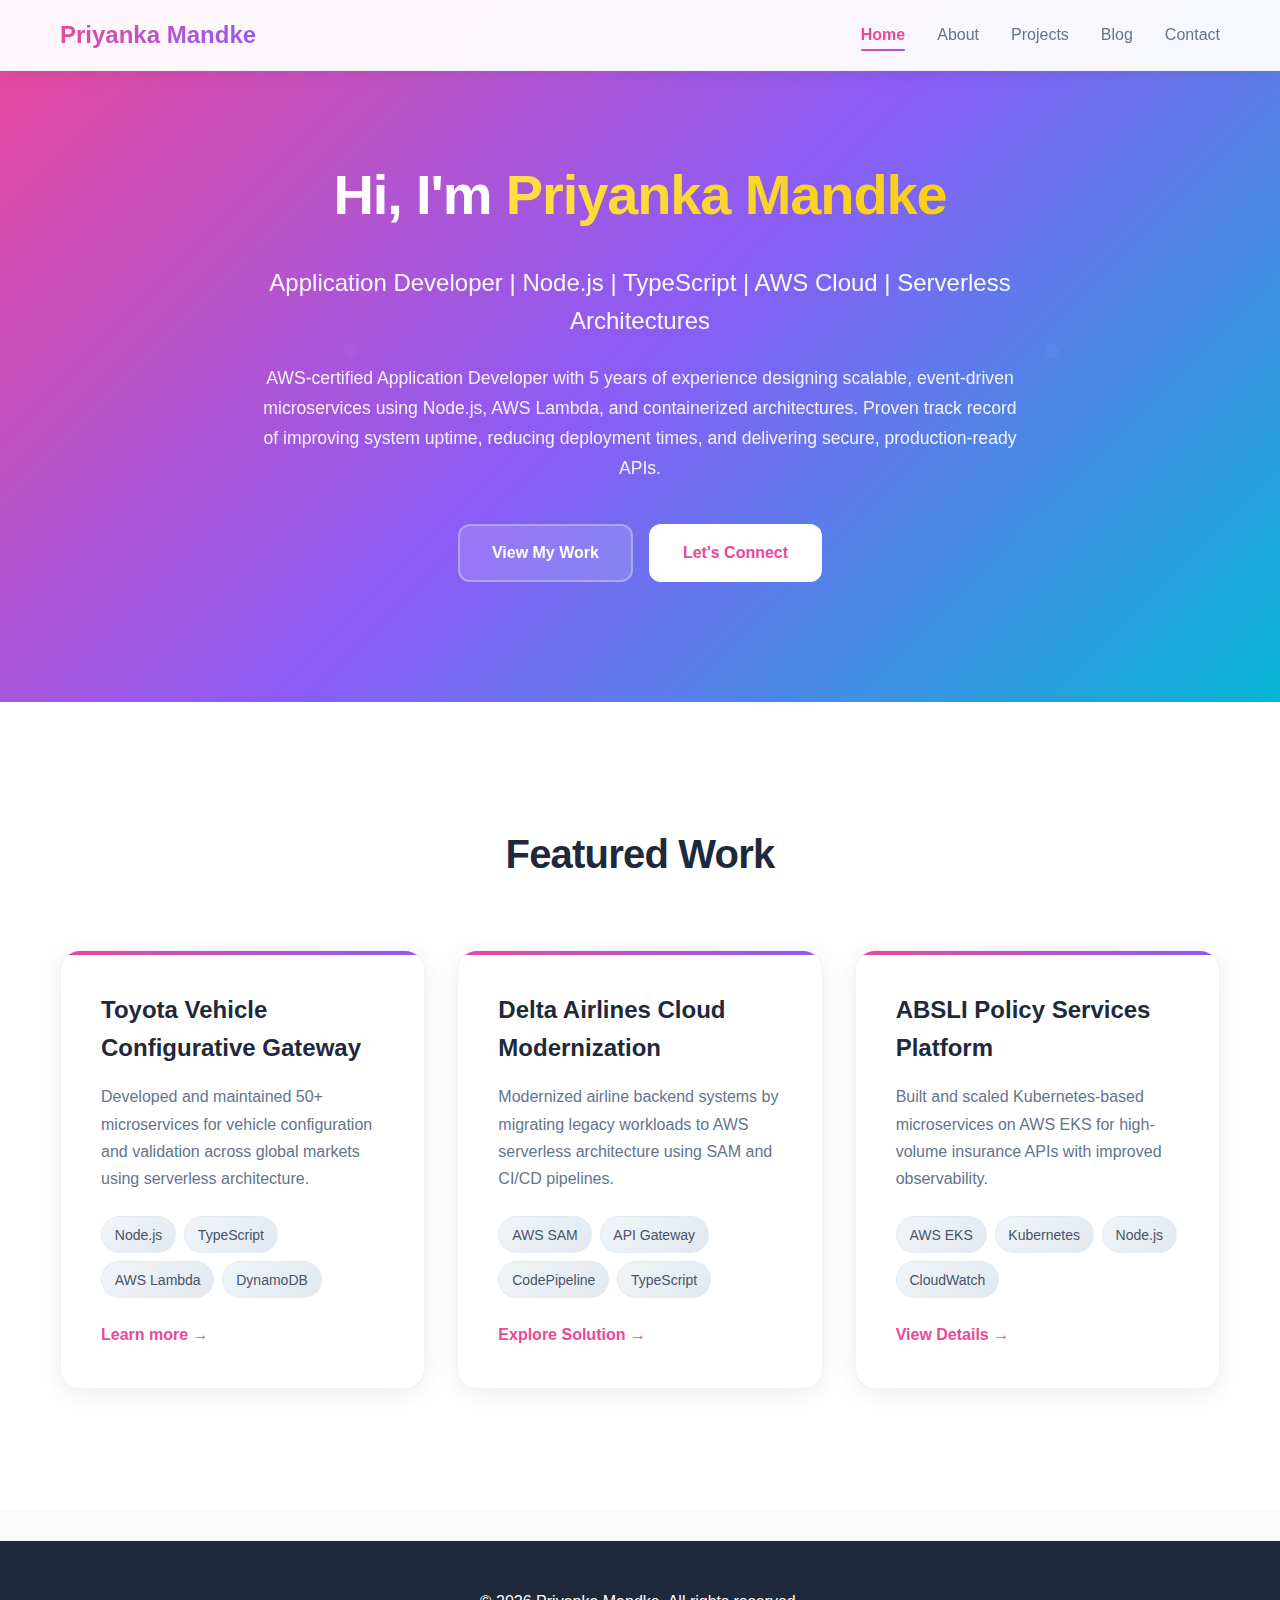
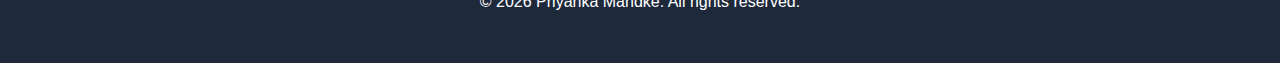
<file: index.html>
<!DOCTYPE html>
<html lang="en">
<head>
    <meta charset="UTF-8">
    <meta name="viewport" content="width=device-width, initial-scale=1.0">
    <title>Priyanka Mandke - Software Developer & Cloud Enthusiast</title>
    <link rel="stylesheet" href="styles.css">
</head>
<body>
    <nav>
        <div class="nav-container">
            <div class="logo">Priyanka Mandke</div>
            <button class="mobile-menu-toggle" onclick="toggleMobileMenu()">
                <span></span>
                <span></span>
                <span></span>
            </button>
            <ul class="nav-menu">
                <li><a href="index.html" class="active">Home</a></li>
                <li><a href="about.html">About</a></li>
                <li><a href="projects.html">Projects</a></li>
                <li><a href="blog.html">Blog</a></li>
                <li><a href="contact.html">Contact</a></li>
            </ul>
        </div>
    </nav>

    <main>
        <section class="hero">
            <div class="hero-content">
                <h1>Hi, I'm <span class="highlight">Priyanka Mandke</span></h1>
                <p class="hero-subtitle">Application Developer | Node.js | TypeScript | AWS Cloud | Serverless Architectures</p>
                <p class="hero-description">AWS-certified Application Developer with 5 years of experience designing scalable, event-driven microservices using Node.js, AWS Lambda, and containerized architectures. Proven track record of improving system uptime, reducing deployment times, and delivering secure, production-ready APIs.</p>
                <div class="hero-buttons">
                    <a href="projects.html" class="btn btn-primary">View My Work</a>
                    <a href="contact.html" class="btn btn-secondary">Let's Connect</a>
                </div>
            </div>
        </section>

        <section class="featured-projects">
            <div class="container">
                <h2>Featured Work</h2>
                <div class="projects-grid">
                    <div class="project-card">
                        <h3>Toyota Vehicle Configurative Gateway</h3>
                        <p>Developed and maintained 50+ microservices for vehicle configuration and validation across global markets using serverless architecture.</p>
                        <div class="project-tech">
                            <span class="tech-tag">Node.js</span>
                            <span class="tech-tag">TypeScript</span>
                            <span class="tech-tag">AWS Lambda</span>
                            <span class="tech-tag">DynamoDB</span>
                        </div>
                        <a href="projects.html" class="project-link">Learn more →</a>
                    </div>
                    <div class="project-card">
                        <h3>Delta Airlines Cloud Modernization</h3>
                        <p>Modernized airline backend systems by migrating legacy workloads to AWS serverless architecture using SAM and CI/CD pipelines.</p>
                        <div class="project-tech">
                            <span class="tech-tag">AWS SAM</span>
                            <span class="tech-tag">API Gateway</span>
                            <span class="tech-tag">CodePipeline</span>
                            <span class="tech-tag">TypeScript</span>
                        </div>
                        <a href="projects.html" class="project-link">Explore Solution →</a>
                    </div>
                    <div class="project-card">
                        <h3>ABSLI Policy Services Platform</h3>
                        <p>Built and scaled Kubernetes-based microservices on AWS EKS for high-volume insurance APIs with improved observability.</p>
                        <div class="project-tech">
                            <span class="tech-tag">AWS EKS</span>
                            <span class="tech-tag">Kubernetes</span>
                            <span class="tech-tag">Node.js</span>
                            <span class="tech-tag">CloudWatch</span>
                        </div>
                        <a href="projects.html" class="project-link">View Details →</a>
                    </div>
                </div>
            </div>
        </section>
    </main>

    <footer>
        <div class="container">
            <p>&copy; 2026 Priyanka Mandke. All rights reserved.</p>
        </div>
    </footer>

    <script>
        function toggleMobileMenu() {
            const navMenu = document.querySelector('.nav-menu');
            const menuToggle = document.querySelector('.mobile-menu-toggle');
            
            navMenu.classList.toggle('active');
            menuToggle.classList.toggle('active');
        }
    </script>
</body>
</html>
</file>
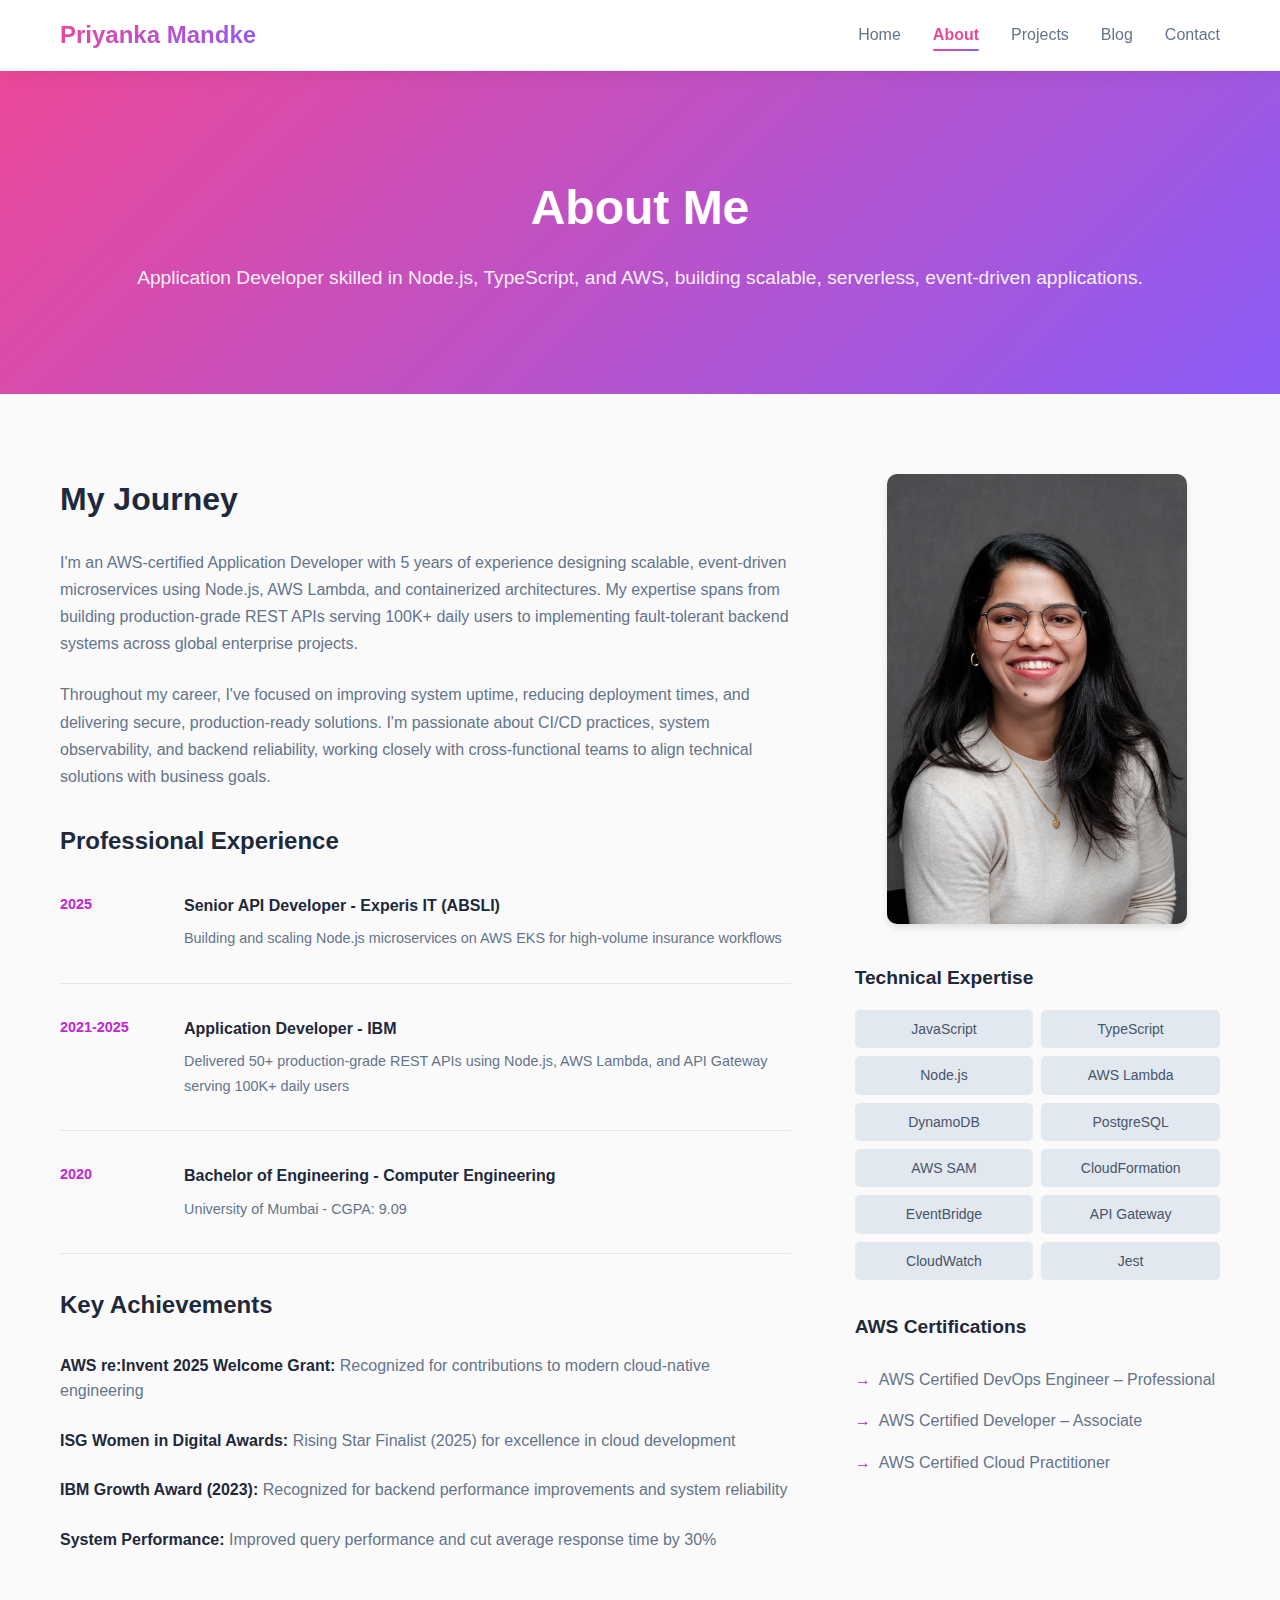
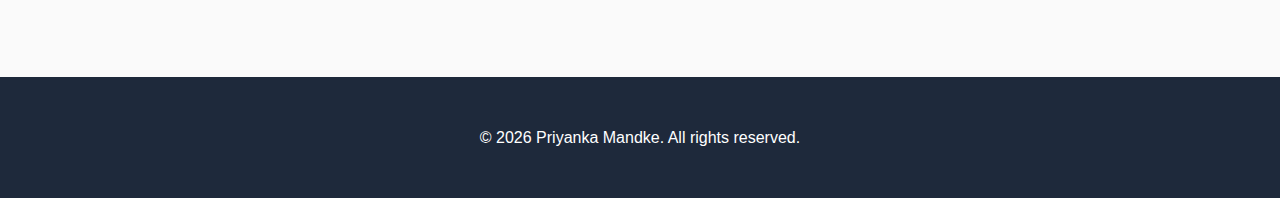
<file: about.html>
<!DOCTYPE html>
<html lang="en">
<head>
    <meta charset="UTF-8">
    <meta name="viewport" content="width=device-width, initial-scale=1.0">
    <title>About - Priyanka Mandke</title>
    <link rel="stylesheet" href="styles.css">
</head>
<body>
    <nav>
        <div class="nav-container">
            <div class="logo">Priyanka Mandke</div>
            <button class="mobile-menu-toggle" onclick="toggleMobileMenu()">
                <span></span>
                <span></span>
                <span></span>
            </button>
            <ul class="nav-menu">
                <li><a href="index.html">Home</a></li>
                <li><a href="about.html" class="active">About</a></li>
                <li><a href="projects.html">Projects</a></li>
                <li><a href="blog.html">Blog</a></li>
                <li><a href="contact.html">Contact</a></li>
            </ul>
        </div>
    </nav>

    <main style="margin-top: 70px;">
        <section class="about-hero">
            <div class="container">
                <h1>About Me</h1>
                <p class="about-subtitle">Application Developer skilled in Node.js, TypeScript, and AWS, building scalable, serverless, event-driven applications.</p>
            </div>
        </section>

        <section class="about-content">
            <div class="container">
                <div class="about-grid">
                    <div class="about-text">
                        <h2>My Journey</h2>
                        <p>I'm an AWS-certified Application Developer with 5 years of experience designing scalable, event-driven microservices using Node.js, AWS Lambda, and containerized architectures. My expertise spans from building production-grade REST APIs serving 100K+ daily users to implementing fault-tolerant backend systems across global enterprise projects.</p>
                        
                        <p>Throughout my career, I've focused on improving system uptime, reducing deployment times, and delivering secure, production-ready solutions. I'm passionate about CI/CD practices, system observability, and backend reliability, working closely with cross-functional teams to align technical solutions with business goals.</p>

                        <h3>Professional Experience</h3>
                        <div class="career-timeline">
                            <div class="timeline-item">
                                <div class="timeline-year">2025</div>
                                <div class="timeline-content">
                                    <h4>Senior API Developer - Experis IT (ABSLI)</h4>
                                    <p>Building and scaling Node.js microservices on AWS EKS for high-volume insurance workflows</p>
                                </div>
                            </div>
                            <div class="timeline-item">
                                <div class="timeline-year">2021-2025</div>
                                <div class="timeline-content">
                                    <h4>Application Developer - IBM</h4>
                                    <p>Delivered 50+ production-grade REST APIs using Node.js, AWS Lambda, and API Gateway serving 100K+ daily users</p>
                                </div>
                            </div>
                            <div class="timeline-item">
                                <div class="timeline-year">2020</div>
                                <div class="timeline-content">
                                    <h4>Bachelor of Engineering - Computer Engineering</h4>
                                    <p>University of Mumbai - CGPA: 9.09</p>
                                </div>
                            </div>
                        </div>

                        <h3>Key Achievements</h3>
                        <ul class="values-list">
                            <li><strong>AWS re:Invent 2025 Welcome Grant:</strong> Recognized for contributions to modern cloud-native engineering</li>
                            <li><strong>ISG Women in Digital Awards:</strong> Rising Star Finalist (2025) for excellence in cloud development</li>
                            <li><strong>IBM Growth Award (2023):</strong> Recognized for backend performance improvements and system reliability</li>
                            <li><strong>System Performance:</strong> Improved query performance and cut average response time by 30%</li>
                        </ul>
                    </div>
                    
                    <div class="about-sidebar">
                        <div class="profile-image">
                            <img src="photo.jpg" alt="Priyanka Mandke" />
                        </div>
                        
                        <div class="tech-stack">
                            <h3>Technical Expertise</h3>
                            <div class="tech-grid">
                                <span class="tech-item">JavaScript</span>
                                <span class="tech-item">TypeScript</span>
                                <span class="tech-item">Node.js</span>
                                <span class="tech-item">AWS Lambda</span>
                                <span class="tech-item">DynamoDB</span>
                                <span class="tech-item">PostgreSQL</span>
                                <span class="tech-item">AWS SAM</span>
                                <span class="tech-item">CloudFormation</span>
                                <span class="tech-item">EventBridge</span>
                                <span class="tech-item">API Gateway</span>
                                <span class="tech-item">CloudWatch</span>
                                <span class="tech-item">Jest</span>
                            </div>
                        </div>

                        <div class="current-focus">
                            <h3>AWS Certifications</h3>
                            <ul>
                                <li>AWS Certified DevOps Engineer – Professional</li>
                                <li>AWS Certified Developer – Associate</li>
                                <li>AWS Certified Cloud Practitioner</li>
                            </ul>
                        </div>
                    </div>
                </div>
            </div>
        </section>
    </main>

    <footer>
        <div class="container">
            <p>&copy; 2026 Priyanka Mandke. All rights reserved.</p>
        </div>
    </footer>

    <style>
        .about-hero {
            background: linear-gradient(135deg, #ec4899 0%, #8b5cf6 100%);
            color: white;
            padding: 100px 0;
            text-align: center;
        }

        .about-hero h1 {
            font-size: 3rem;
            margin-bottom: 1rem;
        }

        .about-subtitle {
            font-size: 1.2rem;
            opacity: 0.9;
        }

        .about-content {
            padding: 80px 0;
        }

        .about-grid {
            display: grid;
            grid-template-columns: 2fr 1fr;
            gap: 4rem;
            align-items: start;
        }

        .about-text h2 {
            font-size: 2rem;
            margin-bottom: 1.5rem;
            color: #1e293b;
        }

        .about-text h3 {
            font-size: 1.5rem;
            margin: 2rem 0 1rem;
            color: #1e293b;
        }

        .about-text p {
            margin-bottom: 1.5rem;
            color: #64748b;
            line-height: 1.7;
        }

        .career-timeline {
            margin: 2rem 0;
        }

        .timeline-item {
            display: grid;
            grid-template-columns: 100px 1fr;
            gap: 1.5rem;
            margin-bottom: 2rem;
            padding-bottom: 2rem;
            border-bottom: 1px solid #e2e8f0;
        }

        .timeline-year {
            font-weight: bold;
            color: #c026d3;
            font-size: 0.9rem;
        }

        .timeline-content h4 {
            color: #1e293b;
            margin-bottom: 0.5rem;
        }

        .timeline-content p {
            color: #64748b;
            margin: 0;
            font-size: 0.9rem;
        }

        .values-list {
            list-style: none;
            padding-left: 0;
        }

        .values-list li {
            padding: 0.75rem 0;
            color: #64748b;
            line-height: 1.6;
        }

        .values-list strong {
            color: #1e293b;
        }

        .profile-image {
            text-align: center;
            margin-bottom: 2rem;
        }

        .profile-image img {
            width: 100%;
            max-width: 300px;
            border-radius: 10px;
            box-shadow: 0 4px 6px rgba(0,0,0,0.1);
        }

        .image-note {
            font-size: 0.8rem;
            color: #64748b;
            font-style: italic;
            margin-top: 0.5rem;
        }

        .tech-stack h3, .current-focus h3 {
            font-size: 1.2rem;
            margin-bottom: 1rem;
            color: #1e293b;
        }

        .tech-grid {
            display: grid;
            grid-template-columns: repeat(2, 1fr);
            gap: 0.5rem;
            margin-bottom: 2rem;
        }

        .tech-item {
            background: #e2e8f0;
            color: #475569;
            padding: 0.5rem;
            border-radius: 5px;
            text-align: center;
            font-size: 0.875rem;
        }

        .current-focus ul {
            list-style: none;
            padding-left: 0;
        }

        .current-focus li {
            padding: 0.5rem 0;
            color: #64748b;
            position: relative;
            padding-left: 1.5rem;
        }

        .current-focus li:before {
            content: "→";
            color: #c026d3;
            position: absolute;
            left: 0;
        }

        @media (max-width: 768px) {
            .about-grid {
                grid-template-columns: 1fr;
                gap: 2rem;
            }
            
            .about-hero h1 {
                font-size: 2rem;
            }

            .timeline-item {
                grid-template-columns: 1fr;
                gap: 0.5rem;
            }
        }
    </style>

    <script>
        function toggleMobileMenu() {
            const navMenu = document.querySelector('.nav-menu');
            const menuToggle = document.querySelector('.mobile-menu-toggle');
            
            navMenu.classList.toggle('active');
            menuToggle.classList.toggle('active');
        }
    </script>
</body>
</html>
</file>
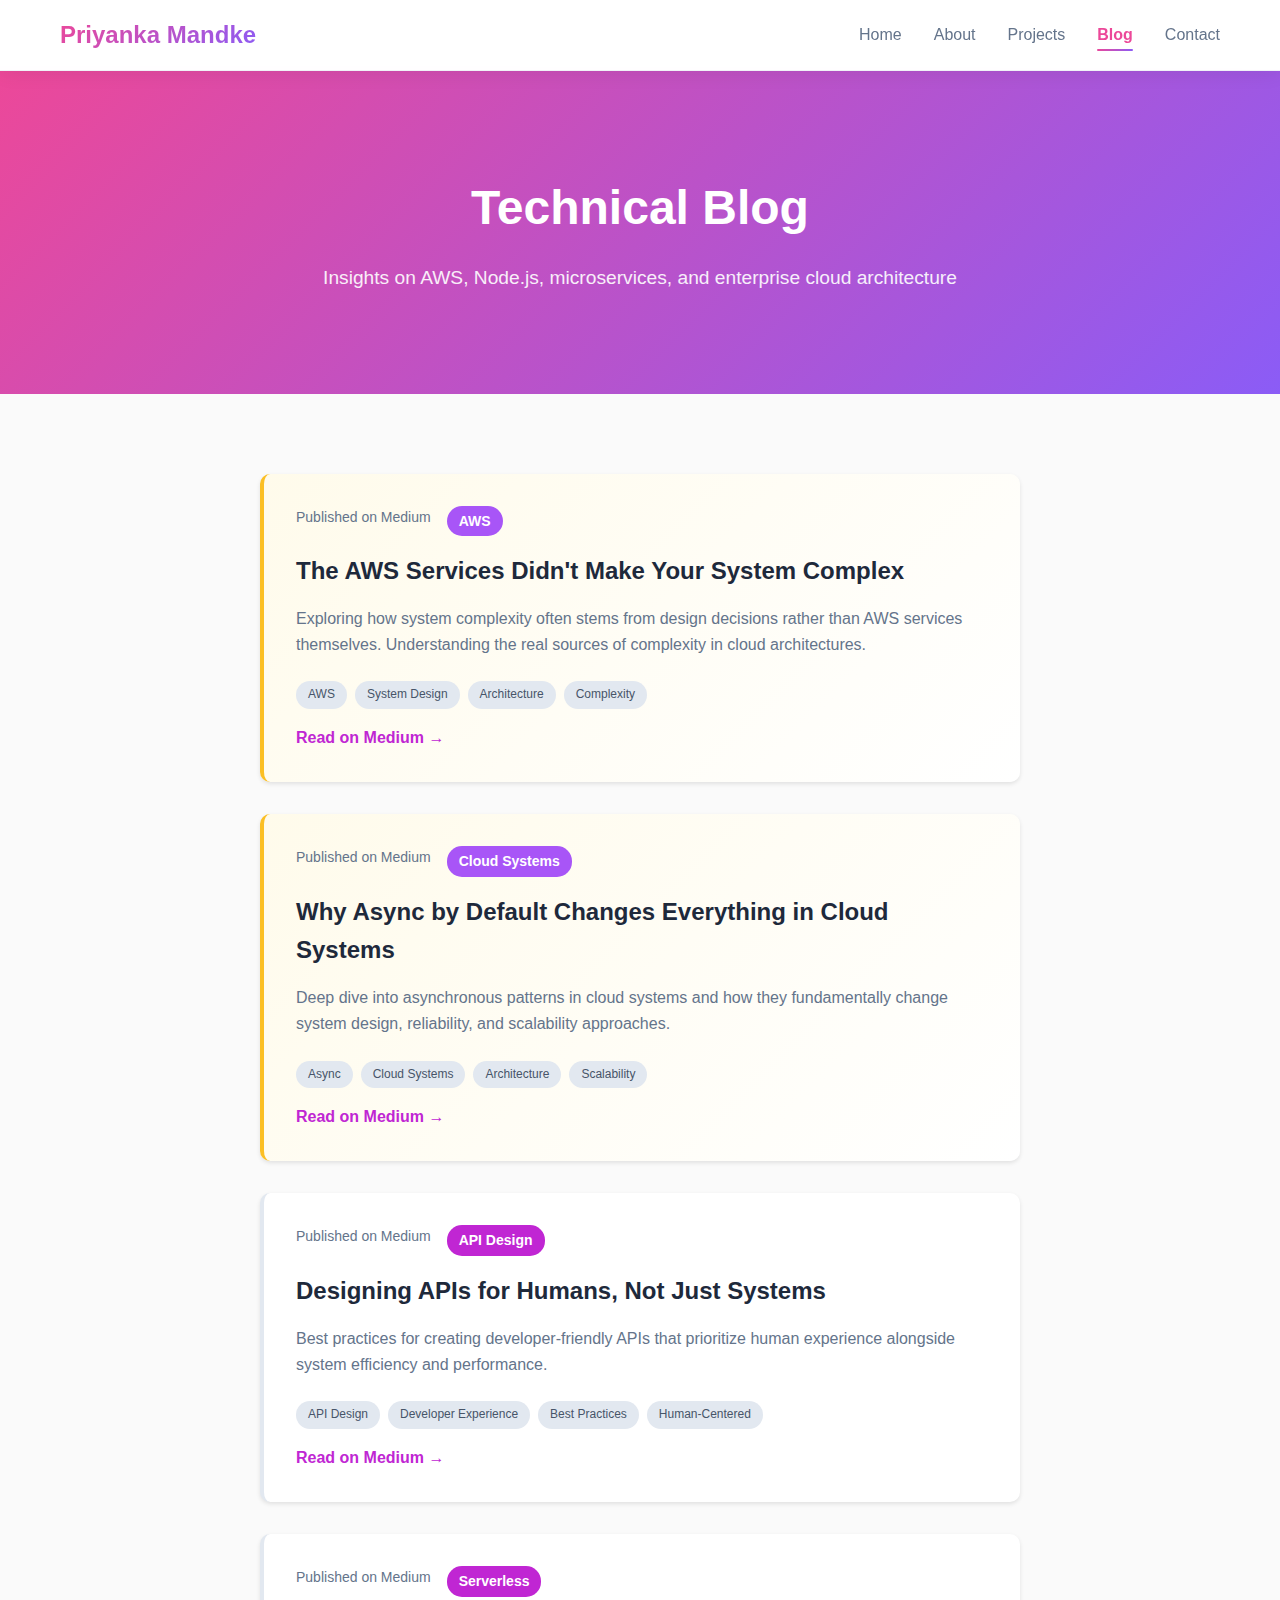
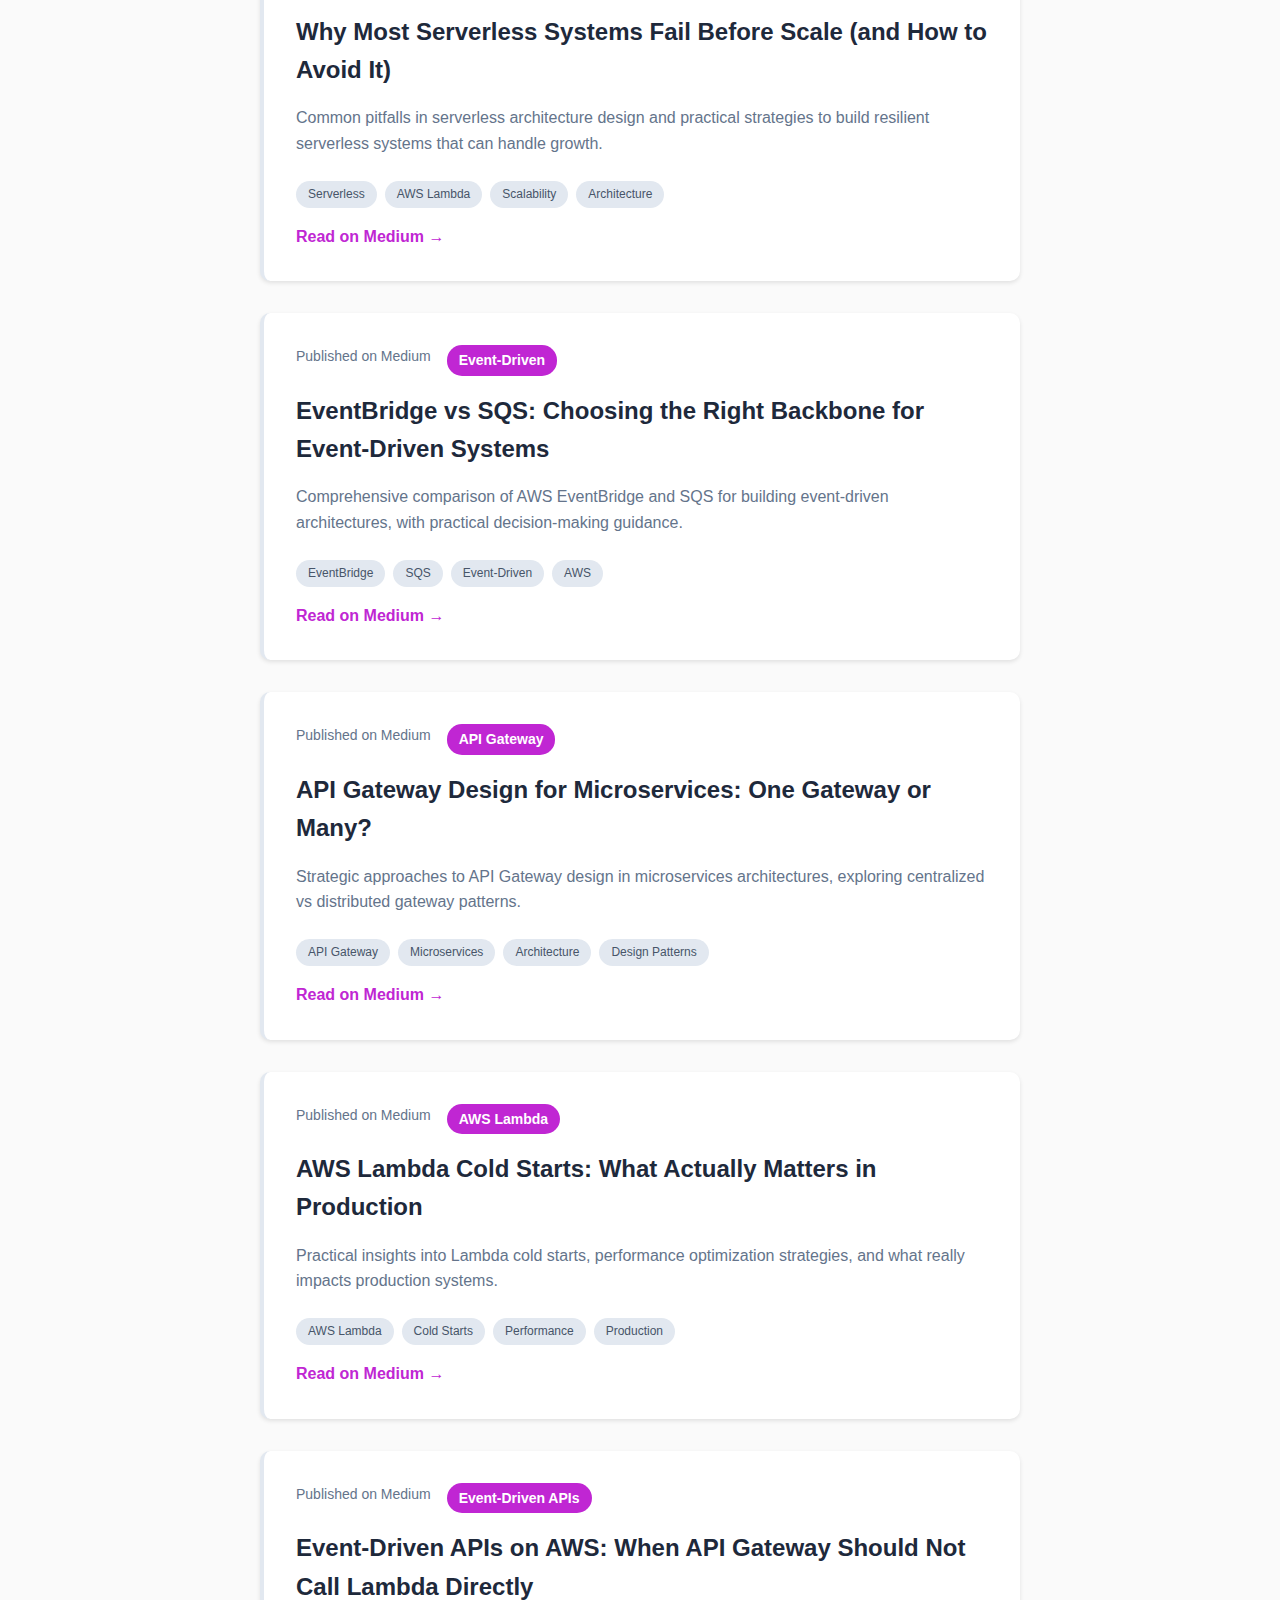
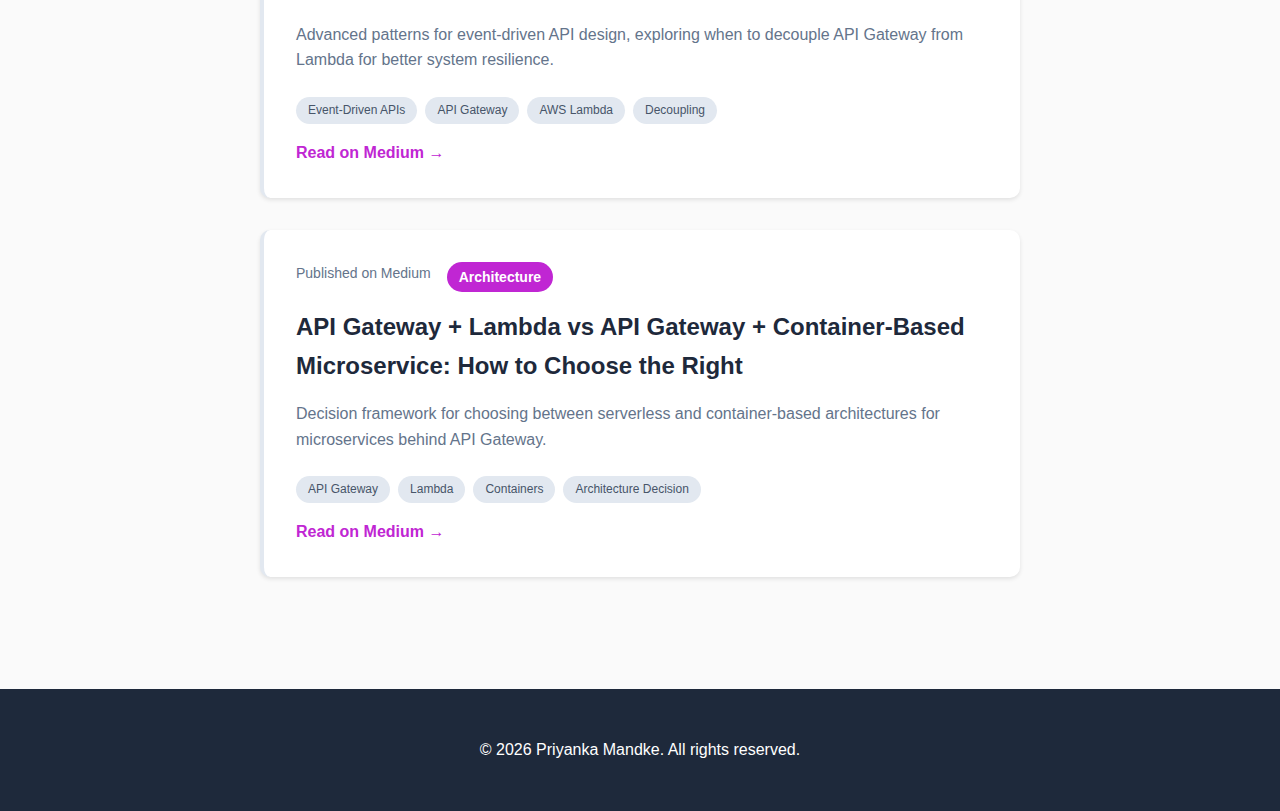
<file: blog.html>
<!DOCTYPE html>
<html lang="en">
<head>
    <meta charset="UTF-8">
    <meta name="viewport" content="width=device-width, initial-scale=1.0">
    <title>Blog - Priyanka Mandke</title>
    <link rel="stylesheet" href="styles.css">
</head>
<body>
    <nav>
        <div class="nav-container">
            <div class="logo">Priyanka Mandke</div>
            <button class="mobile-menu-toggle" onclick="toggleMobileMenu()">
                <span></span>
                <span></span>
                <span></span>
            </button>
            <ul class="nav-menu">
                <li><a href="index.html">Home</a></li>
                <li><a href="about.html">About</a></li>
                <li><a href="projects.html">Projects</a></li>
                <li><a href="blog.html" class="active">Blog</a></li>
                <li><a href="contact.html">Contact</a></li>
            </ul>
        </div>
    </nav>

    <main style="margin-top: 70px;">
        <section class="blog-hero">
            <div class="container">
                <h1>Technical Blog</h1>
                <p class="blog-subtitle">Insights on AWS, Node.js, microservices, and enterprise cloud architecture</p>
            </div>
        </section>

        <section class="blog-content">
            <div class="container">
                <div class="blog-grid">
                    <article class="blog-post featured">
                        <div class="post-meta">
                            <span class="post-date">Published on Medium</span>
                            <span class="post-category">AWS</span>
                        </div>
                        <h2><a href="https://medium.com/@priyankamandke/the-aws-services-didnt-make-your-system-complex-13ba688bfdad">The AWS Services Didn't Make Your System Complex</a></h2>
                        <p class="post-excerpt">Exploring how system complexity often stems from design decisions rather than AWS services themselves. Understanding the real sources of complexity in cloud architectures.</p>
                        <div class="post-tags">
                            <span class="tag">AWS</span>
                            <span class="tag">System Design</span>
                            <span class="tag">Architecture</span>
                            <span class="tag">Complexity</span>
                        </div>
                        <a href="https://medium.com/@priyankamandke/the-aws-services-didnt-make-your-system-complex-13ba688bfdad" class="read-more">Read on Medium →</a>
                    </article>

                    <article class="blog-post featured">
                        <div class="post-meta">
                            <span class="post-date">Published on Medium</span>
                            <span class="post-category">Cloud Systems</span>
                        </div>
                        <h2><a href="https://medium.com/@priyankamandke/why-async-by-default-changes-everything-in-cloud-systems-ef8c07e31eed">Why Async by Default Changes Everything in Cloud Systems</a></h2>
                        <p class="post-excerpt">Deep dive into asynchronous patterns in cloud systems and how they fundamentally change system design, reliability, and scalability approaches.</p>
                        <div class="post-tags">
                            <span class="tag">Async</span>
                            <span class="tag">Cloud Systems</span>
                            <span class="tag">Architecture</span>
                            <span class="tag">Scalability</span>
                        </div>
                        <a href="https://medium.com/@priyankamandke/why-async-by-default-changes-everything-in-cloud-systems-ef8c07e31eed" class="read-more">Read on Medium →</a>
                    </article>

                    <article class="blog-post">
                        <div class="post-meta">
                            <span class="post-date">Published on Medium</span>
                            <span class="post-category">API Design</span>
                        </div>
                        <h2><a href="https://medium.com/@priyankamandke/designing-apis-for-humans-not-just-systems-444b16d0f7a9">Designing APIs for Humans, Not Just Systems</a></h2>
                        <p class="post-excerpt">Best practices for creating developer-friendly APIs that prioritize human experience alongside system efficiency and performance.</p>
                        <div class="post-tags">
                            <span class="tag">API Design</span>
                            <span class="tag">Developer Experience</span>
                            <span class="tag">Best Practices</span>
                            <span class="tag">Human-Centered</span>
                        </div>
                        <a href="https://medium.com/@priyankamandke/designing-apis-for-humans-not-just-systems-444b16d0f7a9" class="read-more">Read on Medium →</a>
                    </article>

                    <article class="blog-post">
                        <div class="post-meta">
                            <span class="post-date">Published on Medium</span>
                            <span class="post-category">Serverless</span>
                        </div>
                        <h2><a href="https://medium.com/@priyankamandke/why-most-serverless-systems-fail-before-scale-and-how-to-avoid-it-589e43f1db71">Why Most Serverless Systems Fail Before Scale (and How to Avoid It)</a></h2>
                        <p class="post-excerpt">Common pitfalls in serverless architecture design and practical strategies to build resilient serverless systems that can handle growth.</p>
                        <div class="post-tags">
                            <span class="tag">Serverless</span>
                            <span class="tag">AWS Lambda</span>
                            <span class="tag">Scalability</span>
                            <span class="tag">Architecture</span>
                        </div>
                        <a href="https://medium.com/@priyankamandke/why-most-serverless-systems-fail-before-scale-and-how-to-avoid-it-589e43f1db71" class="read-more">Read on Medium →</a>
                    </article>

                    <article class="blog-post">
                        <div class="post-meta">
                            <span class="post-date">Published on Medium</span>
                            <span class="post-category">Event-Driven</span>
                        </div>
                        <h2><a href="https://medium.com/@priyankamandke/eventbridge-vs-sqs-choosing-the-right-backbone-for-event-driven-systems-d2be96562ca0">EventBridge vs SQS: Choosing the Right Backbone for Event-Driven Systems</a></h2>
                        <p class="post-excerpt">Comprehensive comparison of AWS EventBridge and SQS for building event-driven architectures, with practical decision-making guidance.</p>
                        <div class="post-tags">
                            <span class="tag">EventBridge</span>
                            <span class="tag">SQS</span>
                            <span class="tag">Event-Driven</span>
                            <span class="tag">AWS</span>
                        </div>
                        <a href="https://medium.com/@priyankamandke/eventbridge-vs-sqs-choosing-the-right-backbone-for-event-driven-systems-d2be96562ca0" class="read-more">Read on Medium →</a>
                    </article>

                    <article class="blog-post">
                        <div class="post-meta">
                            <span class="post-date">Published on Medium</span>
                            <span class="post-category">API Gateway</span>
                        </div>
                        <h2><a href="https://medium.com/@priyankamandke/api-gateway-design-for-microservices-one-gateway-or-many-cdc3e42b151f">API Gateway Design for Microservices: One Gateway or Many?</a></h2>
                        <p class="post-excerpt">Strategic approaches to API Gateway design in microservices architectures, exploring centralized vs distributed gateway patterns.</p>
                        <div class="post-tags">
                            <span class="tag">API Gateway</span>
                            <span class="tag">Microservices</span>
                            <span class="tag">Architecture</span>
                            <span class="tag">Design Patterns</span>
                        </div>
                        <a href="https://medium.com/@priyankamandke/api-gateway-design-for-microservices-one-gateway-or-many-cdc3e42b151f" class="read-more">Read on Medium →</a>
                    </article>

                    <article class="blog-post">
                        <div class="post-meta">
                            <span class="post-date">Published on Medium</span>
                            <span class="post-category">AWS Lambda</span>
                        </div>
                        <h2><a href="https://medium.com/@priyankamandke/aws-lambda-cold-starts-what-actually-matters-in-production-d22fcf5a06ba">AWS Lambda Cold Starts: What Actually Matters in Production</a></h2>
                        <p class="post-excerpt">Practical insights into Lambda cold starts, performance optimization strategies, and what really impacts production systems.</p>
                        <div class="post-tags">
                            <span class="tag">AWS Lambda</span>
                            <span class="tag">Cold Starts</span>
                            <span class="tag">Performance</span>
                            <span class="tag">Production</span>
                        </div>
                        <a href="https://medium.com/@priyankamandke/aws-lambda-cold-starts-what-actually-matters-in-production-d22fcf5a06ba" class="read-more">Read on Medium →</a>
                    </article>

                    <article class="blog-post">
                        <div class="post-meta">
                            <span class="post-date">Published on Medium</span>
                            <span class="post-category">Event-Driven APIs</span>
                        </div>
                        <h2><a href="https://medium.com/@priyankamandke/event-driven-apis-on-aws-when-api-gateway-should-not-call-lambda-directly-a0f4a70f658f">Event-Driven APIs on AWS: When API Gateway Should Not Call Lambda Directly</a></h2>
                        <p class="post-excerpt">Advanced patterns for event-driven API design, exploring when to decouple API Gateway from Lambda for better system resilience.</p>
                        <div class="post-tags">
                            <span class="tag">Event-Driven APIs</span>
                            <span class="tag">API Gateway</span>
                            <span class="tag">AWS Lambda</span>
                            <span class="tag">Decoupling</span>
                        </div>
                        <a href="https://medium.com/@priyankamandke/event-driven-apis-on-aws-when-api-gateway-should-not-call-lambda-directly-a0f4a70f658f" class="read-more">Read on Medium →</a>
                    </article>

                    <article class="blog-post">
                        <div class="post-meta">
                            <span class="post-date">Published on Medium</span>
                            <span class="post-category">Architecture</span>
                        </div>
                        <h2><a href="https://medium.com/@priyankamandke/api-gateway-lambda-vs-api-gateway-container-based-microservice-how-to-choose-the-right-14140406f65d">API Gateway + Lambda vs API Gateway + Container-Based Microservice: How to Choose the Right</a></h2>
                        <p class="post-excerpt">Decision framework for choosing between serverless and container-based architectures for microservices behind API Gateway.</p>
                        <div class="post-tags">
                            <span class="tag">API Gateway</span>
                            <span class="tag">Lambda</span>
                            <span class="tag">Containers</span>
                            <span class="tag">Architecture Decision</span>
                        </div>
                        <a href="https://medium.com/@priyankamandke/api-gateway-lambda-vs-api-gateway-container-based-microservice-how-to-choose-the-right-14140406f65d" class="read-more">Read on Medium →</a>
                    </article>
                </div>
            </div>
        </section>
    </main>

    <footer>
        <div class="container">
            <p>&copy; 2026 Priyanka Mandke. All rights reserved.</p>
        </div>
    </footer>

    <style>
        .blog-hero {
            background: linear-gradient(135deg, #ec4899 0%, #8b5cf6 100%);
            color: white;
            padding: 100px 0;
            text-align: center;
        }

        .blog-hero h1 {
            font-size: 3rem;
            margin-bottom: 1rem;
        }

        .blog-subtitle {
            font-size: 1.2rem;
            opacity: 0.9;
        }

        .blog-content {
            padding: 80px 0;
        }

        .blog-content .container {
            max-width: 800px;
            margin: 0 auto;
        }

        .blog-grid {
            display: grid;
            gap: 2rem;
        }

        .blog-post {
            background: white;
            padding: 2rem;
            border-radius: 10px;
            box-shadow: 0 2px 4px rgba(0,0,0,0.1);
            border-left: 4px solid #e2e8f0;
            transition: transform 0.2s, box-shadow 0.2s;
        }

        .blog-post:hover {
            transform: translateY(-2px);
            box-shadow: 0 4px 8px rgba(0,0,0,0.15);
        }

        .blog-post.featured {
            border-left-color: #fbbf24;
            background: linear-gradient(135deg, #fffbeb 0%, #ffffff 100%);
        }

        .post-meta {
            display: flex;
            gap: 1rem;
            margin-bottom: 1rem;
            font-size: 0.875rem;
        }

        .post-date {
            color: #64748b;
        }

        .post-category {
            background: #c026d3;
            color: white;
            padding: 0.25rem 0.75rem;
            border-radius: 15px;
            font-weight: 600;
        }

        .blog-post.featured .post-category {
            background: #a855f7;
        }

        .blog-post h2 {
            margin-bottom: 1rem;
        }

        .blog-post h2 a {
            color: #1e293b;
            text-decoration: none;
            font-size: 1.5rem;
        }

        .blog-post h2 a:hover {
            color: #c026d3;
        }

        .post-excerpt {
            color: #64748b;
            line-height: 1.6;
            margin-bottom: 1.5rem;
        }

        .post-tags {
            display: flex;
            gap: 0.5rem;
            margin-bottom: 1rem;
            flex-wrap: wrap;
        }

        .tag {
            background: #e2e8f0;
            color: #475569;
            padding: 0.25rem 0.75rem;
            border-radius: 15px;
            font-size: 0.75rem;
        }

        .read-more {
            color: #c026d3;
            text-decoration: none;
            font-weight: 600;
        }

        .read-more:hover {
            text-decoration: underline;
        }

        @media (max-width: 768px) {
            .blog-hero h1 {
                font-size: 2rem;
            }
            
            .post-meta {
                flex-direction: column;
                gap: 0.5rem;
            }
        }
    </style>

    <script>
        function toggleMobileMenu() {
            const navMenu = document.querySelector('.nav-menu');
            const menuToggle = document.querySelector('.mobile-menu-toggle');
            
            navMenu.classList.toggle('active');
            menuToggle.classList.toggle('active');
        }
    </script>
</body>
</html>
</file>
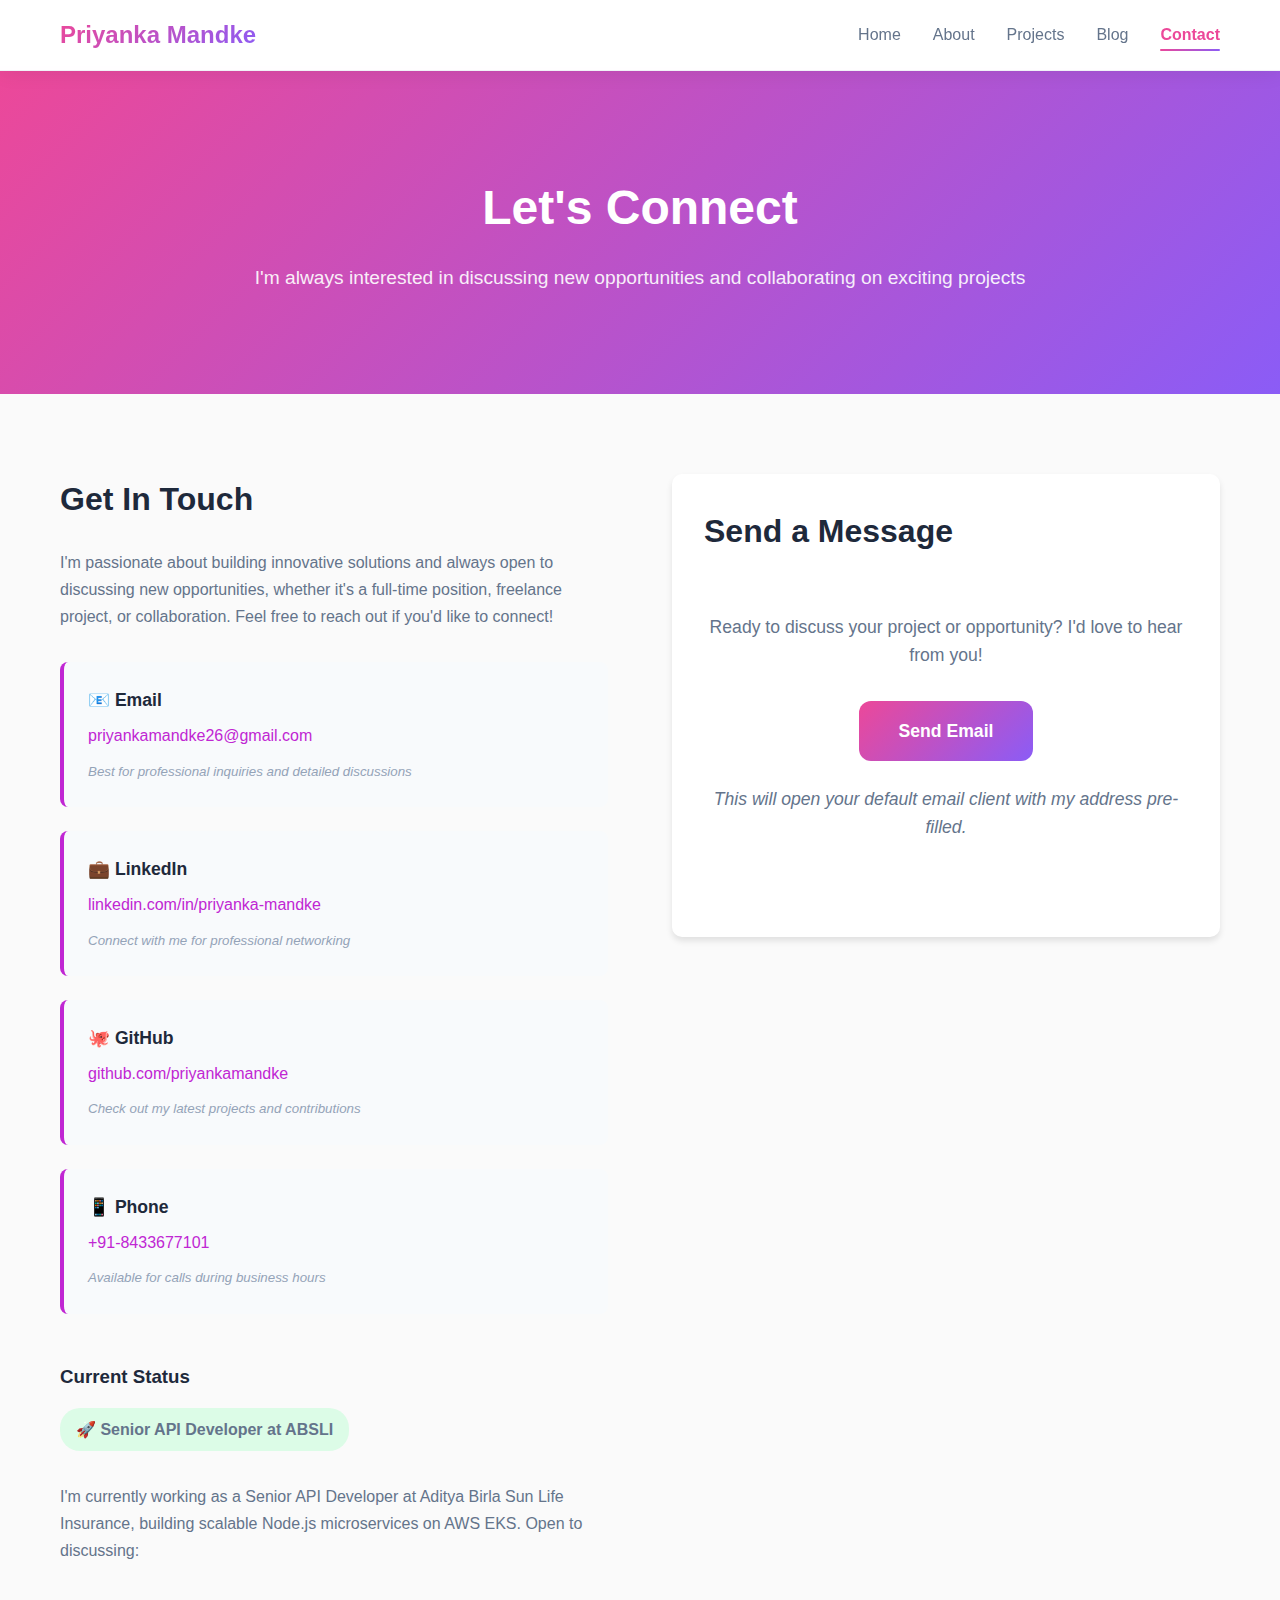
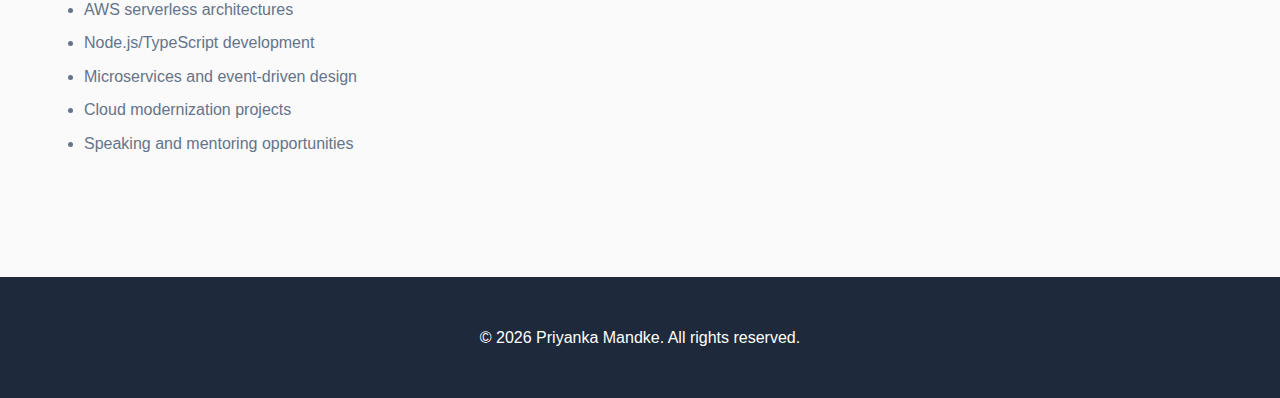
<file: contact.html>
<!DOCTYPE html>
<html lang="en">
<head>
    <meta charset="UTF-8">
    <meta name="viewport" content="width=device-width, initial-scale=1.0">
    <title>Contact - Priyanka Mandke</title>
    <link rel="stylesheet" href="styles.css">
</head>
<body>
    <nav>
        <div class="nav-container">
            <div class="logo">Priyanka Mandke</div>
            <button class="mobile-menu-toggle" onclick="toggleMobileMenu()">
                <span></span>
                <span></span>
                <span></span>
            </button>
            <ul class="nav-menu">
                <li><a href="index.html">Home</a></li>
                <li><a href="about.html">About</a></li>
                <li><a href="projects.html">Projects</a></li>
                <li><a href="blog.html">Blog</a></li>
                <li><a href="contact.html" class="active">Contact</a></li>
            </ul>
        </div>
    </nav>

    <main style="margin-top: 70px;">
        <section class="contact-hero">
            <div class="container">
                <h1>Let's Connect</h1>
                <p class="contact-subtitle">I'm always interested in discussing new opportunities and collaborating on exciting projects</p>
            </div>
        </section>

        <section class="contact-content">
            <div class="container">
                <div class="contact-grid">
                    <div class="contact-info">
                        <h2>Get In Touch</h2>
                        <p>I'm passionate about building innovative solutions and always open to discussing new opportunities, whether it's a full-time position, freelance project, or collaboration. Feel free to reach out if you'd like to connect!</p>
                        
                        <div class="contact-methods">
                            <div class="contact-method">
                                <h3>📧 Email</h3>
                                <p><a href="mailto:priyankamandke26@gmail.com">priyankamandke26@gmail.com</a></p>
                                <small>Best for professional inquiries and detailed discussions</small>
                            </div>
                            
                            <div class="contact-method">
                                <h3>💼 LinkedIn</h3>
                                <p><a href="https://linkedin.com/in/priyanka-mandke">linkedin.com/in/priyanka-mandke</a></p>
                                <small>Connect with me for professional networking</small>
                            </div>
                            
                            <div class="contact-method">
                                <h3>🐙 GitHub</h3>
                                <p><a href="https://github.com/priyankamandke">github.com/priyankamandke</a></p>
                                <small>Check out my latest projects and contributions</small>
                            </div>
                            
                            <div class="contact-method">
                                <h3>📱 Phone</h3>
                                <p><a href="tel:+918433677101">+91-8433677101</a></p>
                                <small>Available for calls during business hours</small>
                            </div>
                        </div>
                        
                        <div class="availability">
                            <h3>Current Status</h3>
                            <p class="status-badge">🚀 Senior API Developer at ABSLI</p>
                            <p>I'm currently working as a Senior API Developer at Aditya Birla Sun Life Insurance, building scalable Node.js microservices on AWS EKS. Open to discussing:</p>
                            <ul>
                                <li>AWS serverless architectures</li>
                                <li>Node.js/TypeScript development</li>
                                <li>Microservices and event-driven design</li>
                                <li>Cloud modernization projects</li>
                                <li>Speaking and mentoring opportunities</li>
                            </ul>
                        </div>
                    </div>
                    
                    <div class="contact-form">
                        <h2>Send a Message</h2>
                        <div class="contact-cta">
                            <p>Ready to discuss your project or opportunity? I'd love to hear from you!</p>
                            <a href="mailto:priyankamandke26@gmail.com?subject=Portfolio Contact&body=Hi Priyanka,%0D%0A%0D%0AI'd like to discuss..." class="btn btn-primary contact-btn">Send Email</a>
                            <p class="contact-note">This will open your default email client with my address pre-filled.</p>
                        </div>
                    </div>
                </div>
            </div>
        </section>
    </main>

    <footer>
        <div class="container">
            <p>&copy; 2026 Priyanka Mandke. All rights reserved.</p>
        </div>
    </footer>

    <style>
        .contact-hero {
            background: linear-gradient(135deg, #ec4899 0%, #8b5cf6 100%);
            color: white;
            padding: 100px 0;
            text-align: center;
        }

        .contact-hero h1 {
            font-size: 3rem;
            margin-bottom: 1rem;
        }

        .contact-subtitle {
            font-size: 1.2rem;
            opacity: 0.9;
        }

        .contact-content {
            padding: 80px 0;
        }

        .contact-grid {
            display: grid;
            grid-template-columns: 1fr 1fr;
            gap: 4rem;
            align-items: start;
        }

        .contact-info h2,
        .contact-form h2 {
            font-size: 2rem;
            margin-bottom: 1.5rem;
            color: #1e293b;
        }

        .contact-info p {
            color: #64748b;
            margin-bottom: 2rem;
            line-height: 1.7;
        }

        .contact-methods {
            margin-bottom: 3rem;
        }

        .contact-method {
            margin-bottom: 1.5rem;
            padding: 1.5rem;
            background: #f8fafc;
            border-radius: 8px;
            border-left: 4px solid #c026d3;
        }

        .contact-method h3 {
            font-size: 1.1rem;
            margin-bottom: 0.5rem;
            color: #1e293b;
        }

        .contact-method p {
            margin: 0.5rem 0;
            color: #64748b;
        }

        .contact-method small {
            color: #94a3b8;
            font-style: italic;
        }

        .contact-method a {
            color: #c026d3;
            text-decoration: none;
        }

        .contact-method a:hover {
            text-decoration: underline;
        }

        .availability h3 {
            color: #1e293b;
            margin-bottom: 1rem;
        }

        .status-badge {
            background: #dcfce7;
            color: #166534;
            padding: 0.5rem 1rem;
            border-radius: 20px;
            display: inline-block;
            margin-bottom: 1rem;
            font-weight: 600;
        }

        .availability ul {
            color: #64748b;
            margin-left: 1.5rem;
        }

        .availability li {
            margin-bottom: 0.5rem;
        }

        .contact-form {
            background: white;
            padding: 2rem;
            border-radius: 10px;
            box-shadow: 0 4px 6px rgba(0,0,0,0.1);
        }

        .contact-cta {
            text-align: center;
            padding: 2rem 0;
        }

        .contact-cta p {
            color: #64748b;
            margin-bottom: 2rem;
            font-size: 1.1rem;
            line-height: 1.6;
        }

        .contact-btn {
            background: linear-gradient(135deg, #ec4899 0%, #8b5cf6 100%) !important;
            color: white !important;
            border: none !important;
            padding: 16px 40px !important;
            border-radius: 12px !important;
            font-weight: 600 !important;
            font-size: 1.1rem !important;
            text-decoration: none !important;
            display: inline-block;
            transition: all 0.3s ease;
            margin-bottom: 1rem;
        }

        .contact-btn:hover {
            transform: translateY(-2px);
            box-shadow: 0 10px 25px rgba(236, 72, 153, 0.3);
        }

        .contact-note {
            color: #94a3b8;
            font-size: 0.9rem;
            font-style: italic;
        }

        .form-note {
            margin-top: 1rem;
            font-size: 0.875rem;
            color: #64748b;
            font-style: italic;
        }

        @media (max-width: 768px) {
            .contact-grid {
                grid-template-columns: 1fr;
                gap: 2rem;
            }
            
            .contact-hero h1 {
                font-size: 2rem;
            }
        }
    </style>

    <script>
        function toggleMobileMenu() {
            const navMenu = document.querySelector('.nav-menu');
            const menuToggle = document.querySelector('.mobile-menu-toggle');
            
            navMenu.classList.toggle('active');
            menuToggle.classList.toggle('active');
        }
    </script>
</body>
</html>
</file>
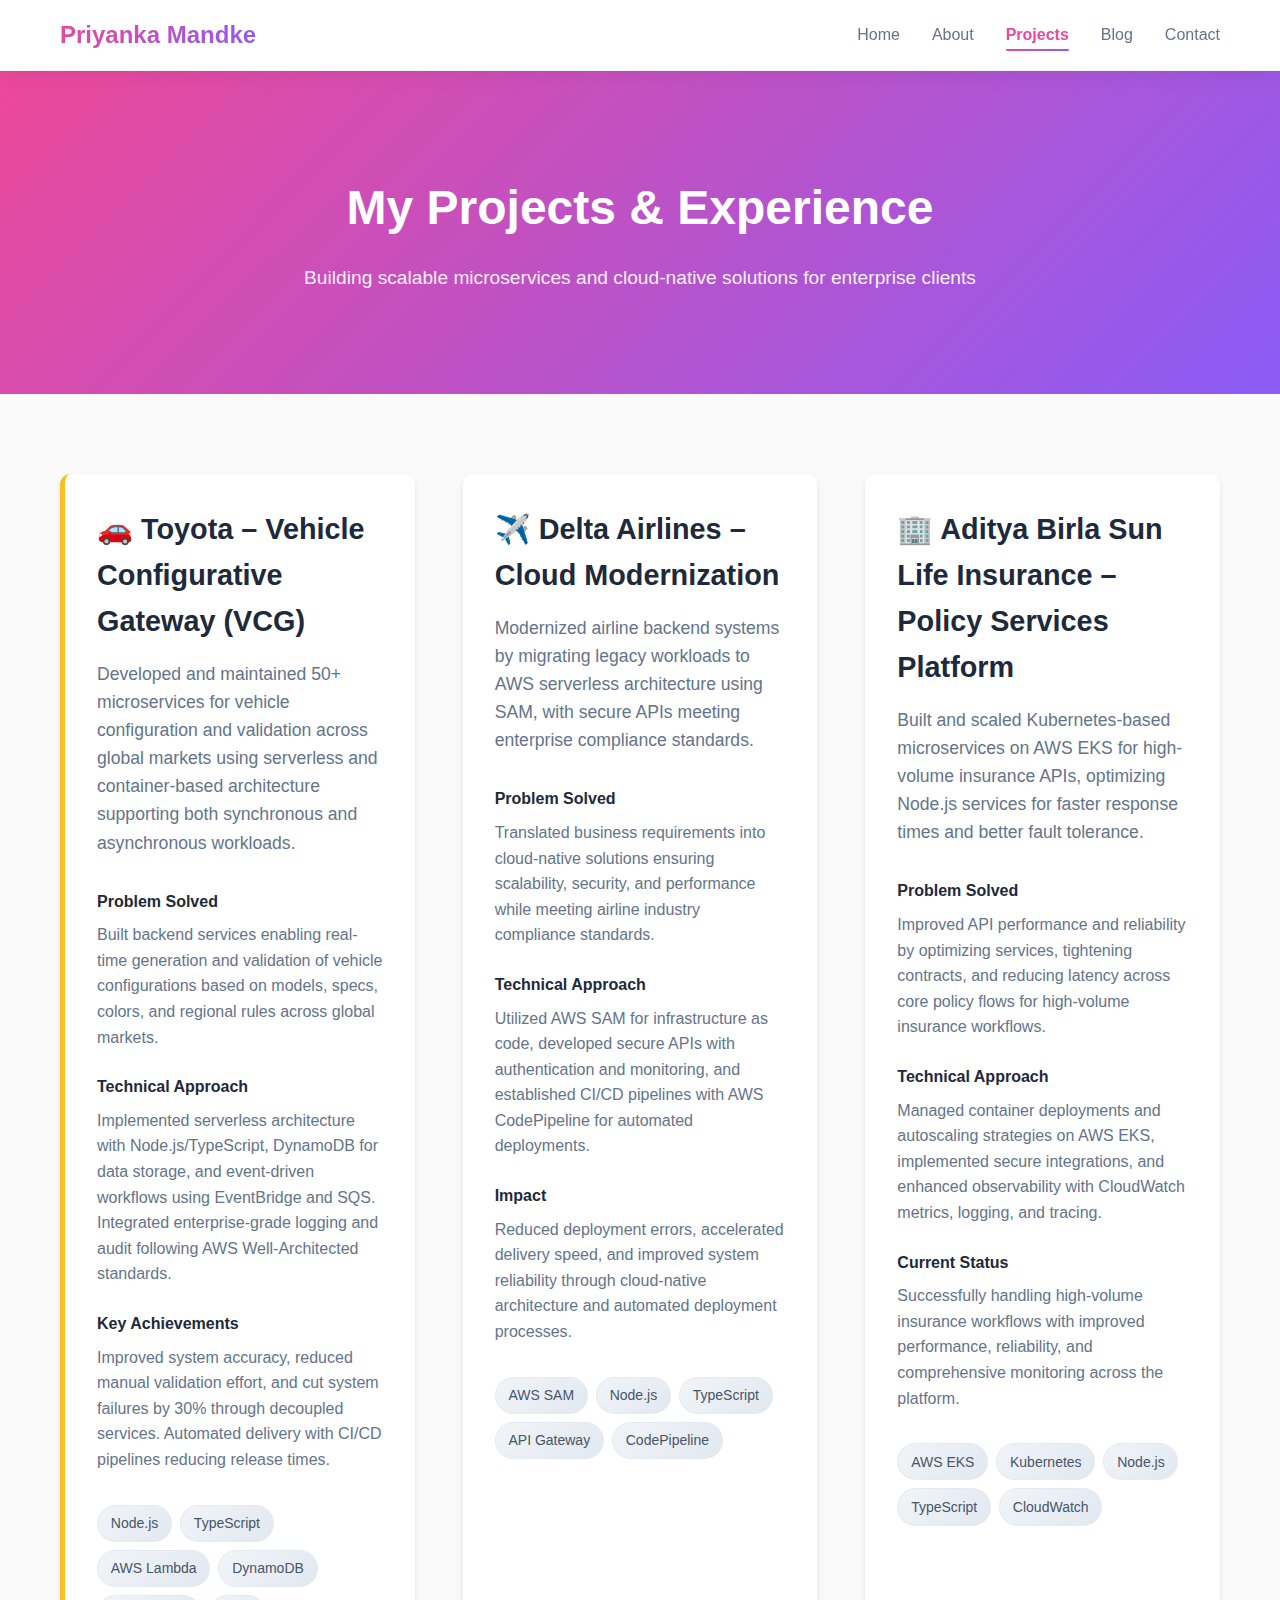
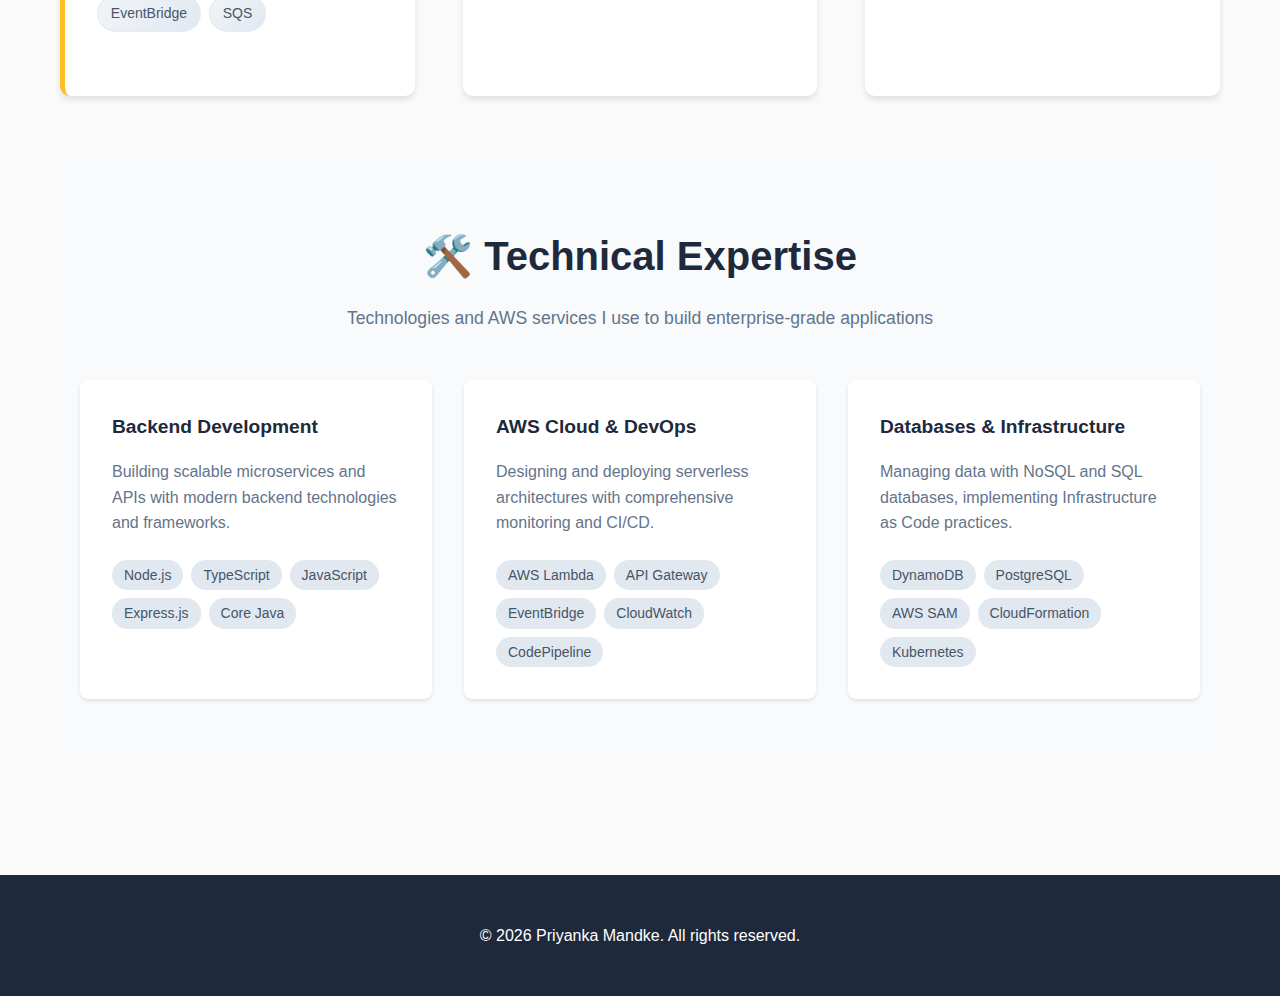
<file: projects.html>
<!DOCTYPE html>
<html lang="en">
<head>
    <meta charset="UTF-8">
    <meta name="viewport" content="width=device-width, initial-scale=1.0">
    <title>Projects - Priyanka Mandke</title>
    <link rel="stylesheet" href="styles.css">
</head>
<body>
    <nav>
        <div class="nav-container">
            <div class="logo">Priyanka Mandke</div>
            <button class="mobile-menu-toggle" onclick="toggleMobileMenu()">
                <span></span>
                <span></span>
                <span></span>
            </button>
            <ul class="nav-menu">
                <li><a href="index.html">Home</a></li>
                <li><a href="about.html">About</a></li>
                <li><a href="projects.html" class="active">Projects</a></li>
                <li><a href="blog.html">Blog</a></li>
                <li><a href="contact.html">Contact</a></li>
            </ul>
        </div>
    </nav>

    <main style="margin-top: 70px;">
        <section class="projects-hero">
            <div class="container">
                <h1>My Projects & Experience</h1>
                <p class="projects-subtitle">Building scalable microservices and cloud-native solutions for enterprise clients</p>
            </div>
        </section>

        <section class="projects-content">
            <div class="container">
                <div class="projects-grid">
                    <div class="project-card-detailed featured">
                        <div class="project-info">
                            <h3>🚗 Toyota – Vehicle Configurative Gateway (VCG)</h3>
                            <p class="project-description">Developed and maintained 50+ microservices for vehicle configuration and validation across global markets using serverless and container-based architecture supporting both synchronous and asynchronous workloads.</p>
                            
                            <div class="project-details">
                                <h4>Problem Solved</h4>
                                <p>Built backend services enabling real-time generation and validation of vehicle configurations based on models, specs, colors, and regional rules across global markets.</p>
                                
                                <h4>Technical Approach</h4>
                                <p>Implemented serverless architecture with Node.js/TypeScript, DynamoDB for data storage, and event-driven workflows using EventBridge and SQS. Integrated enterprise-grade logging and audit following AWS Well-Architected standards.</p>
                                
                                <h4>Key Achievements</h4>
                                <p>Improved system accuracy, reduced manual validation effort, and cut system failures by 30% through decoupled services. Automated delivery with CI/CD pipelines reducing release times.</p>
                            </div>
                            
                            <div class="project-tech">
                                <span class="tech-tag">Node.js</span>
                                <span class="tech-tag">TypeScript</span>
                                <span class="tech-tag">AWS Lambda</span>
                                <span class="tech-tag">DynamoDB</span>
                                <span class="tech-tag">EventBridge</span>
                                <span class="tech-tag">SQS</span>
                            </div>
                        </div>
                    </div>

                    <div class="project-card-detailed">
                        <div class="project-info">
                            <h3>✈️ Delta Airlines – Cloud Modernization</h3>
                            <p class="project-description">Modernized airline backend systems by migrating legacy workloads to AWS serverless architecture using SAM, with secure APIs meeting enterprise compliance standards.</p>
                            
                            <div class="project-details">
                                <h4>Problem Solved</h4>
                                <p>Translated business requirements into cloud-native solutions ensuring scalability, security, and performance while meeting airline industry compliance standards.</p>
                                
                                <h4>Technical Approach</h4>
                                <p>Utilized AWS SAM for infrastructure as code, developed secure APIs with authentication and monitoring, and established CI/CD pipelines with AWS CodePipeline for automated deployments.</p>
                                
                                <h4>Impact</h4>
                                <p>Reduced deployment errors, accelerated delivery speed, and improved system reliability through cloud-native architecture and automated deployment processes.</p>
                            </div>
                            
                            <div class="project-tech">
                                <span class="tech-tag">AWS SAM</span>
                                <span class="tech-tag">Node.js</span>
                                <span class="tech-tag">TypeScript</span>
                                <span class="tech-tag">API Gateway</span>
                                <span class="tech-tag">CodePipeline</span>
                            </div>
                        </div>
                    </div>

                    <div class="project-card-detailed">
                        <div class="project-info">
                            <h3>🏢 Aditya Birla Sun Life Insurance – Policy Services Platform</h3>
                            <p class="project-description">Built and scaled Kubernetes-based microservices on AWS EKS for high-volume insurance APIs, optimizing Node.js services for faster response times and better fault tolerance.</p>
                            
                            <div class="project-details">
                                <h4>Problem Solved</h4>
                                <p>Improved API performance and reliability by optimizing services, tightening contracts, and reducing latency across core policy flows for high-volume insurance workflows.</p>
                                
                                <h4>Technical Approach</h4>
                                <p>Managed container deployments and autoscaling strategies on AWS EKS, implemented secure integrations, and enhanced observability with CloudWatch metrics, logging, and tracing.</p>
                                
                                <h4>Current Status</h4>
                                <p>Successfully handling high-volume insurance workflows with improved performance, reliability, and comprehensive monitoring across the platform.</p>
                            </div>
                            
                            <div class="project-tech">
                                <span class="tech-tag">AWS EKS</span>
                                <span class="tech-tag">Kubernetes</span>
                                <span class="tech-tag">Node.js</span>
                                <span class="tech-tag">TypeScript</span>
                                <span class="tech-tag">CloudWatch</span>
                            </div>
                        </div>
                    </div>
                </div>

                <section class="skills-section">
                    <div class="container">
                        <h2>🛠️ Technical Expertise</h2>
                        <p class="section-description">Technologies and AWS services I use to build enterprise-grade applications</p>
                        
                        <div class="skills-grid">
                            <div class="skill-category">
                                <h4>Backend Development</h4>
                                <p>Building scalable microservices and APIs with modern backend technologies and frameworks.</p>
                                <div class="skill-tags">
                                    <span class="skill-tag">Node.js</span>
                                    <span class="skill-tag">TypeScript</span>
                                    <span class="skill-tag">JavaScript</span>
                                    <span class="skill-tag">Express.js</span>
                                    <span class="skill-tag">Core Java</span>
                                </div>
                            </div>
                            <div class="skill-category">
                                <h4>AWS Cloud & DevOps</h4>
                                <p>Designing and deploying serverless architectures with comprehensive monitoring and CI/CD.</p>
                                <div class="skill-tags">
                                    <span class="skill-tag">AWS Lambda</span>
                                    <span class="skill-tag">API Gateway</span>
                                    <span class="skill-tag">EventBridge</span>
                                    <span class="skill-tag">CloudWatch</span>
                                    <span class="skill-tag">CodePipeline</span>
                                </div>
                            </div>
                            <div class="skill-category">
                                <h4>Databases & Infrastructure</h4>
                                <p>Managing data with NoSQL and SQL databases, implementing Infrastructure as Code practices.</p>
                                <div class="skill-tags">
                                    <span class="skill-tag">DynamoDB</span>
                                    <span class="skill-tag">PostgreSQL</span>
                                    <span class="skill-tag">AWS SAM</span>
                                    <span class="skill-tag">CloudFormation</span>
                                    <span class="skill-tag">Kubernetes</span>
                                </div>
                            </div>
                        </div>
                    </div>
                </section>
            </div>
        </section>
    </main>

    <footer>
        <div class="container">
            <p>&copy; 2026 Priyanka Mandke. All rights reserved.</p>
        </div>
    </footer>

    <style>
        .projects-hero {
            background: linear-gradient(135deg, #ec4899 0%, #8b5cf6 100%);
            color: white;
            padding: 100px 0;
            text-align: center;
        }

        .projects-hero h1 {
            font-size: 3rem;
            margin-bottom: 1rem;
        }

        .projects-subtitle {
            font-size: 1.2rem;
            opacity: 0.9;
        }

        .projects-content {
            padding: 80px 0;
        }

        .projects-grid {
            display: grid;
            gap: 3rem;
            margin-bottom: 4rem;
        }

        .project-card-detailed {
            background: white;
            border-radius: 10px;
            box-shadow: 0 4px 6px rgba(0,0,0,0.1);
            overflow: hidden;
            display: flex;
            flex-direction: column;
        }

        .project-card-detailed.featured {
            border-left: 5px solid #fbbf24;
        }

        .project-info {
            padding: 2rem;
        }

        .project-info h3 {
            font-size: 1.8rem;
            margin-bottom: 1rem;
            color: #1e293b;
        }

        .project-description {
            color: #64748b;
            margin-bottom: 2rem;
            font-size: 1.1rem;
        }

        .project-details h4 {
            color: #1e293b;
            margin: 1.5rem 0 0.5rem;
            font-size: 1rem;
        }

        .project-details p {
            color: #64748b;
            margin-bottom: 1rem;
            line-height: 1.6;
        }

        .project-tech {
            display: flex;
            gap: 0.5rem;
            margin: 2rem 0;
            flex-wrap: wrap;
        }

        .project-links {
            display: flex;
            gap: 1rem;
        }

        .project-links .btn {
            padding: 10px 20px;
            font-size: 0.9rem;
        }

        .skills-section {
            background: #f8fafc;
            padding: 4rem 0;
            border-radius: 10px;
            margin-top: 4rem;
        }

        .skills-section h2 {
            text-align: center;
            font-size: 2.5rem;
            margin-bottom: 1rem;
            color: #1e293b;
        }

        .section-description {
            text-align: center;
            color: #64748b;
            margin-bottom: 3rem;
            font-size: 1.1rem;
        }

        .skills-grid {
            display: grid;
            grid-template-columns: repeat(auto-fit, minmax(300px, 1fr));
            gap: 2rem;
        }

        .skill-category {
            background: white;
            padding: 2rem;
            border-radius: 8px;
            box-shadow: 0 2px 4px rgba(0,0,0,0.1);
        }

        .skill-category h4 {
            color: #1e293b;
            margin-bottom: 1rem;
            font-size: 1.2rem;
        }

        .skill-category p {
            color: #64748b;
            margin-bottom: 1.5rem;
            line-height: 1.6;
        }

        .skill-tags {
            display: flex;
            gap: 0.5rem;
            flex-wrap: wrap;
        }

        .skill-tag {
            background: #e2e8f0;
            color: #475569;
            padding: 0.25rem 0.75rem;
            border-radius: 15px;
            font-size: 0.875rem;
        }

        @media (max-width: 768px) {
            .projects-hero h1 {
                font-size: 2rem;
            }
            
            .project-links {
                flex-direction: column;
            }

            .skills-grid {
                grid-template-columns: 1fr;
            }
        }
    </style>

    <script>
        function toggleMobileMenu() {
            const navMenu = document.querySelector('.nav-menu');
            const menuToggle = document.querySelector('.mobile-menu-toggle');
            
            navMenu.classList.toggle('active');
            menuToggle.classList.toggle('active');
        }
    </script>
</body>
</html>
</file>
<file: styles.css>
/* Reset and base styles */
* {
    margin: 0;
    padding: 0;
    box-sizing: border-box;
}

body {
    font-family: 'Inter', -apple-system, BlinkMacSystemFont, 'Segoe UI', Roboto, sans-serif;
    line-height: 1.6;
    color: #1e293b;
    background: #fafafa;
}

.container {
    max-width: 1200px;
    margin: 0 auto;
    padding: 0 20px;
}

/* Navigation */
nav {
    background: rgba(255, 255, 255, 0.95);
    backdrop-filter: blur(10px);
    box-shadow: 0 1px 20px rgba(0,0,0,0.08);
    position: fixed;
    width: 100%;
    top: 0;
    z-index: 1000;
    border-bottom: 1px solid rgba(226, 232, 240, 0.5);
}

.nav-container {
    max-width: 1200px;
    margin: 0 auto;
    padding: 0 20px;
    display: flex;
    justify-content: space-between;
    align-items: center;
    height: 70px;
}

.logo {
    font-size: 1.5rem;
    font-weight: 700;
    background: linear-gradient(135deg, #ec4899 0%, #8b5cf6 100%);
    -webkit-background-clip: text;
    -webkit-text-fill-color: transparent;
    background-clip: text;
}

.nav-menu {
    display: flex;
    list-style: none;
    gap: 2rem;
}

.nav-menu a {
    text-decoration: none;
    color: #64748b;
    font-weight: 500;
    transition: all 0.3s ease;
    position: relative;
    padding: 0.5rem 0;
}

.nav-menu a:hover {
    color: #ec4899;
}

.nav-menu a.active {
    color: #ec4899;
    font-weight: 600;
}

.nav-menu a.active::after {
    content: '';
    position: absolute;
    bottom: 0;
    left: 0;
    width: 100%;
    height: 2px;
    background: linear-gradient(135deg, #ec4899 0%, #8b5cf6 100%);
    border-radius: 1px;
}

/* Mobile menu toggle */
.mobile-menu-toggle {
    display: none;
    flex-direction: column;
    background: none;
    border: none;
    cursor: pointer;
    padding: 0;
    width: 30px;
    height: 24px;
    justify-content: space-between;
}

.mobile-menu-toggle span {
    display: block;
    height: 3px;
    width: 100%;
    background: #64748b;
    border-radius: 2px;
    transition: all 0.3s ease;
}

.mobile-menu-toggle.active span:nth-child(1) {
    transform: rotate(45deg) translate(6px, 6px);
}

.mobile-menu-toggle.active span:nth-child(2) {
    opacity: 0;
}

.mobile-menu-toggle.active span:nth-child(3) {
    transform: rotate(-45deg) translate(6px, -6px);
}

/* Hero section */
.hero {
    background: linear-gradient(135deg, #ec4899 0%, #8b5cf6 50%, #06b6d4 100%);
    color: white;
    padding: 150px 0 120px;
    text-align: center;
    position: relative;
    overflow: hidden;
}

.hero::before {
    content: '';
    position: absolute;
    top: 0;
    left: 0;
    right: 0;
    bottom: 0;
    background: url('data:image/svg+xml,<svg xmlns="http://www.w3.org/2000/svg" viewBox="0 0 100 100"><defs><pattern id="grain" width="100" height="100" patternUnits="userSpaceOnUse"><circle cx="50" cy="50" r="1" fill="%23ffffff" opacity="0.1"/></pattern></defs><rect width="100" height="100" fill="url(%23grain)"/></svg>');
    opacity: 0.3;
}

.hero-content {
    max-width: 800px;
    margin: 0 auto;
    padding: 0 20px;
    position: relative;
    z-index: 1;
}

.hero h1 {
    font-size: 3.5rem;
    margin-bottom: 1.5rem;
    font-weight: 800;
    letter-spacing: -0.02em;
}

.highlight {
    background: linear-gradient(135deg, #fde047 0%, #facc15 100%);
    -webkit-background-clip: text;
    -webkit-text-fill-color: transparent;
    background-clip: text;
}

.hero-subtitle {
    font-size: 1.5rem;
    margin-bottom: 1.5rem;
    opacity: 0.95;
    font-weight: 500;
}

.hero-description {
    font-size: 1.1rem;
    margin-bottom: 2.5rem;
    opacity: 0.9;
    line-height: 1.7;
}

.hero-buttons {
    display: flex;
    gap: 1rem;
    justify-content: center;
    flex-wrap: wrap;
}

/* Buttons */
.btn {
    display: inline-block;
    padding: 14px 32px;
    text-decoration: none;
    border-radius: 12px;
    font-weight: 600;
    transition: all 0.3s ease;
    border: 2px solid transparent;
    font-size: 1rem;
    position: relative;
    overflow: hidden;
}

.btn-primary {
    background: rgba(255, 255, 255, 0.15);
    color: white;
    border: 2px solid rgba(255, 255, 255, 0.3);
    backdrop-filter: blur(10px);
}

.btn-primary:hover {
    background: rgba(255, 255, 255, 0.25);
    border-color: rgba(255, 255, 255, 0.5);
    transform: translateY(-2px);
    box-shadow: 0 10px 25px rgba(0,0,0,0.2);
}

.btn-secondary {
    background: white;
    color: #ec4899;
    border: 2px solid white;
}

.btn-secondary:hover {
    background: rgba(255, 255, 255, 0.9);
    transform: translateY(-2px);
    box-shadow: 0 10px 25px rgba(0,0,0,0.2);
}

/* Featured projects */
.featured-projects {
    padding: 120px 0;
    background: white;
}

.featured-projects h2 {
    text-align: center;
    font-size: 2.5rem;
    margin-bottom: 4rem;
    color: #1e293b;
    font-weight: 700;
    letter-spacing: -0.02em;
}

.projects-grid {
    display: grid;
    grid-template-columns: repeat(auto-fit, minmax(350px, 1fr));
    gap: 2rem;
}

.project-card {
    background: white;
    padding: 2.5rem;
    border-radius: 20px;
    box-shadow: 0 4px 25px rgba(0,0,0,0.08);
    transition: all 0.3s ease;
    border: 1px solid rgba(226, 232, 240, 0.5);
    position: relative;
    overflow: hidden;
}

.project-card::before {
    content: '';
    position: absolute;
    top: 0;
    left: 0;
    right: 0;
    height: 4px;
    background: linear-gradient(135deg, #ec4899 0%, #8b5cf6 100%);
}

.project-card:hover {
    transform: translateY(-8px);
    box-shadow: 0 20px 40px rgba(0,0,0,0.12);
}

.project-card h3 {
    font-size: 1.5rem;
    margin-bottom: 1rem;
    color: #1e293b;
    font-weight: 600;
}

.project-card p {
    color: #64748b;
    margin-bottom: 1.5rem;
    line-height: 1.7;
}

.project-tech {
    display: flex;
    gap: 0.5rem;
    margin-bottom: 1.5rem;
    flex-wrap: wrap;
}

.tech-tag {
    background: linear-gradient(135deg, #f1f5f9 0%, #e2e8f0 100%);
    color: #475569;
    padding: 0.4rem 0.8rem;
    border-radius: 20px;
    font-size: 0.875rem;
    font-weight: 500;
    border: 1px solid rgba(226, 232, 240, 0.8);
}

.project-link {
    color: #ec4899;
    text-decoration: none;
    font-weight: 600;
    display: inline-flex;
    align-items: center;
    gap: 0.5rem;
    transition: all 0.3s ease;
}

.project-link:hover {
    color: #be185d;
    transform: translateX(4px);
}

/* Footer */
footer {
    background: #1e293b;
    color: white;
    text-align: center;
    padding: 3rem 0;
    margin-top: 2rem;
}

/* Responsive design */
@media (max-width: 768px) {
    .mobile-menu-toggle {
        display: flex;
    }
    
    .nav-menu {
        display: none;
        position: absolute;
        top: 100%;
        left: 0;
        width: 100%;
        background: rgba(255, 255, 255, 0.95);
        backdrop-filter: blur(10px);
        flex-direction: column;
        box-shadow: 0 10px 25px rgba(0,0,0,0.1);
        z-index: 1000;
        border-top: 1px solid rgba(226, 232, 240, 0.5);
    }
    
    .nav-menu.active {
        display: flex;
    }
    
    .nav-menu li {
        margin: 0;
        border-bottom: 1px solid rgba(226, 232, 240, 0.3);
    }
    
    .nav-menu a {
        padding: 1.5rem;
        display: block;
        text-align: center;
    }
    
    .hero h1 {
        font-size: 2.5rem;
    }
    
    .hero-subtitle {
        font-size: 1.2rem;
    }
    
    .hero-buttons {
        flex-direction: column;
        align-items: center;
    }
    
    .projects-grid {
        grid-template-columns: 1fr;
    }
    
    .project-card {
        padding: 2rem;
    }
}
</file>
